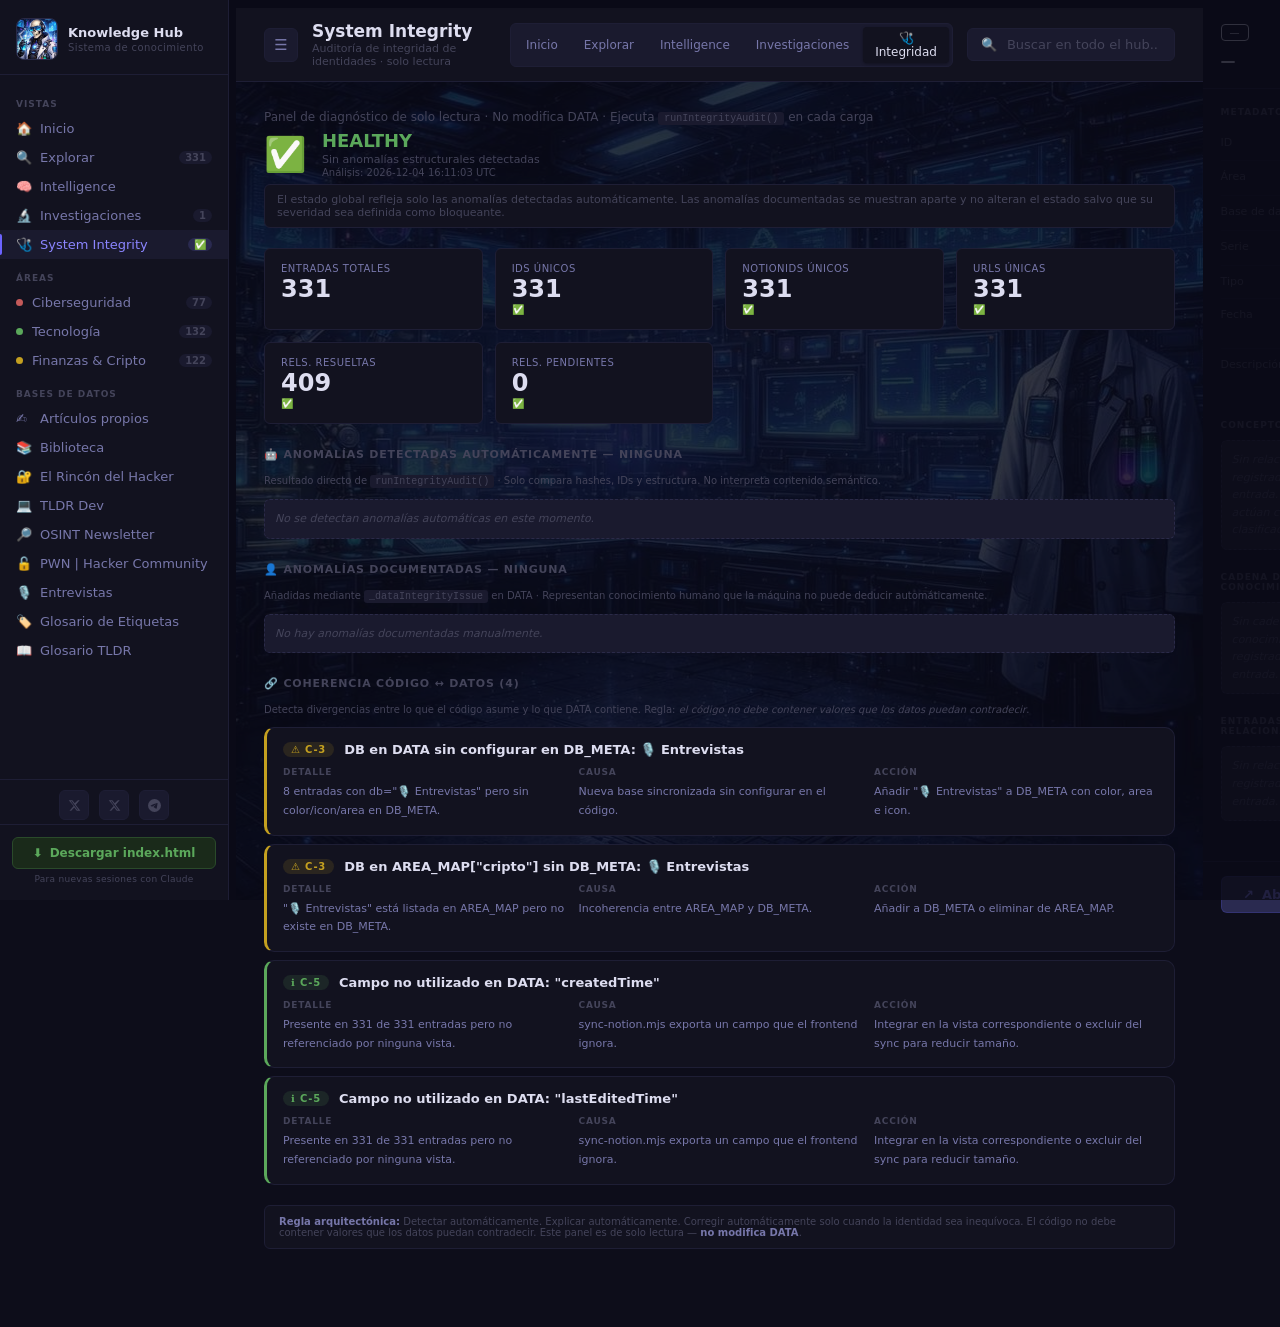
<file: index.html>
<html lang="es"><head>
<meta charset="UTF-8">
<meta name="viewport" content="width=device-width, initial-scale=1.0">
<meta http-equiv="Content-Security-Policy" content="default-src 'self'; script-src 'self'; style-src 'self' 'unsafe-inline'; img-src 'self' data:; connect-src 'self'; object-src 'none'; base-uri 'self'; form-action 'self'; frame-ancestors 'none'">
<title>🧠 Knowledge Hub</title>
<link rel="stylesheet" href="css/tokens.css">
<link rel="stylesheet" href="css/layout.css">
<link rel="stylesheet" href="css/components.css">
<link rel="stylesheet" href="css/views.css">
</head>
<body>

<!-- ═══════════════════════════════════════════
     SIDEBAR
═══════════════════════════════════════════ -->
<aside class="sidebar">
  <div class="sidebar-logo">
    <div class="logo-mark"><img src="[data-uri]" alt="School On-Chain"></div>
    <div class="logo-text">
      <div class="logo-name">Knowledge Hub</div>
      <div class="logo-sub">Sistema de conocimiento</div>
    </div>
  </div>

  <nav class="sidebar-nav">
    <div class="nav-section">Vistas</div>
    <button class="nav-item" id="nav-home" data-action="switch-view" data-view="home">
      <span class="ni">🏠</span> Inicio
    </button>
    <button class="nav-item" id="nav-explore" data-action="switch-view" data-view="explore">
      <span class="ni">🔍</span> Explorar
      <span class="nav-count" id="nc-total">—</span>
    </button>

    <button class="nav-item" id="nav-intelligence" data-action="switch-view" data-view="intelligence">
      <span class="ni">🧠</span> Intelligence
    </button>
    <button class="nav-item" id="nav-investigations" data-action="switch-view" data-view="investigations">
      <span class="ni">🔬</span> Investigaciones
      <span class="nav-count" id="nc-inv">—</span>
    </button>
    <button class="nav-item active" id="nav-integrity" data-action="switch-view" data-view="integrity">
      <span class="ni">🩺</span> System Integrity
      <span class="nav-count" id="nc-integrity">—</span>
    </button>

    <div class="nav-section">Áreas</div>
    <button class="nav-item" data-action="explore-area" data-area="ciber">
      <div class="nav-dot" style="background:var(--ciber)"></div>
      Ciberseguridad
      <span class="nav-count" id="nc-ciber">—</span>
    </button>
    <button class="nav-item" data-action="explore-area" data-area="tech">
      <div class="nav-dot" style="background:var(--tech)"></div>
      Tecnología
      <span class="nav-count" id="nc-tech">—</span>
    </button>
    <button class="nav-item" data-action="explore-area" data-area="cripto">
      <div class="nav-dot" style="background:var(--cripto)"></div>
      Finanzas &amp; Cripto
      <span class="nav-count" id="nc-cripto">—</span>
    </button>

    <div class="nav-section">Bases de datos</div>
    <button class="nav-item" data-action="explore-db" data-db="✍️ Artículos propios">
      <span class="ni">✍️</span> Artículos propios
    </button>
    <button class="nav-item" data-action="explore-db" data-db="📚 Biblioteca">
      <span class="ni">📚</span> Biblioteca
    </button>
    <button class="nav-item" data-action="explore-db" data-db="🔐 El Rincón del Hacker">
      <span class="ni">🔐</span> El Rincón del Hacker
    </button>
    <button class="nav-item" data-action="explore-db" data-db="💻 TLDR Dev">
      <span class="ni">💻</span> TLDR Dev
    </button>
    <button class="nav-item" data-action="explore-db" data-db="🔎 OSINT Newsletter">
      <span class="ni">🔎</span> OSINT Newsletter
    </button>
    <button class="nav-item" data-action="explore-db" data-db="🔓 PWN | Hacker Community">
      <span class="ni">🔓</span> PWN | Hacker Community
    </button>
    <button class="nav-item" data-action="explore-db" data-db="🎙️ Entrevistas">
      <span class="ni">🎙️</span> Entrevistas
    </button>
    <button class="nav-item" data-action="explore-db" data-db="🏷️ Glosario de Etiquetas">
      <span class="ni">🏷️</span> Glosario de Etiquetas
    </button>
    <button class="nav-item" data-action="explore-db" data-db="📖 Glosario TLDR">
      <span class="ni">📖</span> Glosario TLDR
    </button>
  </nav>

  <div class="sidebar-social">
    <a href="https://x.com/School_On_Chain" target="_blank" class="social-link" title="@School_On_Chain"><svg viewBox="0 0 24 24" xmlns="http://www.w3.org/2000/svg"><path d="M18.244 2.25h3.308l-7.227 8.26 8.502 11.24H16.17l-4.714-6.231-5.401 6.231H2.742l7.73-8.835L1.254 2.25H8.08l4.253 5.622L18.244 2.25zm-1.161 17.52h1.833L7.084 4.126H5.117z"/></svg></a>
    <a href="https://x.com/TRX_TRONSCHOOL" target="_blank" class="social-link" title="@TRX_TRONSCHOOL"><svg viewBox="0 0 24 24" xmlns="http://www.w3.org/2000/svg"><path d="M18.244 2.25h3.308l-7.227 8.26 8.502 11.24H16.17l-4.714-6.231-5.401 6.231H2.742l7.73-8.835L1.254 2.25H8.08l4.253 5.622L18.244 2.25zm-1.161 17.52h1.833L7.084 4.126H5.117z"/></svg></a>
    <a href="https://t.me/School_On_Chain_Lab" target="_blank" class="social-link" title="Telegram: School On-Chain Lab"><svg viewBox="0 0 24 24" xmlns="http://www.w3.org/2000/svg"><path d="M11.944 0A12 12 0 0 0 0 12a12 12 0 0 0 12 12 12 12 0 0 0 12-12A12 12 0 0 0 12 0a12 12 0 0 0-.056 0zm4.962 7.224c.1-.002.321.023.465.14a.506.506 0 0 1 .171.325c.016.093.036.306.02.472-.18 1.898-.962 6.502-1.36 8.627-.168.9-.499 1.201-.82 1.23-.696.065-1.225-.46-1.9-.902-1.056-.693-1.653-1.124-2.678-1.8-1.185-.78-.417-1.21.258-1.91.177-.184 3.247-2.977 3.307-3.23.007-.032.014-.15-.056-.212s-.174-.041-.249-.024c-.106.024-1.793 1.14-5.061 3.345-.48.33-.913.49-1.302.48-.428-.008-1.252-.241-1.865-.44-.752-.245-1.349-.374-1.297-.789.027-.216.325-.437.893-.663 3.498-1.524 5.83-2.529 6.998-3.014 3.332-1.386 4.025-1.627 4.476-1.635z"/></svg></a>
  </div>
  <div class="sidebar-dl-wrap">
    <button class="dl-index-btn" id="dl-index">
      <span>⬇</span> Descargar index.html
    </button>
    <div class="dl-index-sub">Para nuevas sesiones con Claude</div>
  </div>
</aside>

<!-- ═══════════════════════════════════════════
     MAIN
═══════════════════════════════════════════ -->
<div class="main" id="main">

  <!-- TOPBAR -->
  <div class="topbar">
    <button class="toggle-sidebar-btn" id="toggle-sidebar-btn" title="Mostrar/ocultar menú">☰</button>
    <button class="home-btn" id="home-btn" data-action="switch-view" data-view="home" title="Volver al inicio" style="display: flex;">🏠</button>
    <div>
      <div class="topbar-title" id="topbar-title">System Integrity</div>
      <div class="topbar-sub" id="topbar-sub">Auditoría de integridad de identidades · solo lectura</div>
    </div>
    <div class="view-toggle">
      <button class="vtbtn" id="vt-home" data-action="switch-view" data-view="home">Inicio</button>
      <button class="vtbtn" id="vt-explore" data-action="switch-view" data-view="explore">Explorar</button>
      <button class="vtbtn" id="vt-intelligence" data-action="switch-view" data-view="intelligence">Intelligence</button>
      <button class="vtbtn" id="vt-investigations" data-action="switch-view" data-view="investigations">Investigaciones</button>
      <button class="vtbtn active" id="vt-integrity" data-action="switch-view" data-view="integrity">🩺 Integridad</button>
    </div>
    <div class="search-wrap">
      <span class="search-icon">🔍</span>
      <input type="text" id="search" placeholder="Buscar en todo el hub..." autocomplete="off" spellcheck="false">
    </div>
  </div>

  <!-- CONTENT -->
  <div class="content">

    <!-- ═══ HOME VIEW ═══ -->
    <div class="view" id="view-home">

      <!-- Hero -->
      <div class="home-hero">
        <div class="hero-eyebrow">🧠 Knowledge Hub</div>
        <h1 class="hero-headline">
          Explora lo que has <em>capturado</em>.<br>
          Conecta lo que has <em>aprendido</em>.
        </h1>
        <p class="hero-sub">
          Tu sistema personal de conocimiento. Fuentes externas, producción propia
          y conocimiento sintetizado en un único espacio navegable.
        </p>
        <div class="hero-stats">
          <div class="hstat">
            <div class="hstat-val" id="h-total">—</div>
            <div class="hstat-lbl">Entradas indexadas</div>
          </div>
          <div class="hstat">
            <div class="hstat-val" id="h-dbs">—</div>
            <div class="hstat-lbl">Bases de datos</div>
          </div>
          <div class="hstat">
            <div class="hstat-val" id="h-art">—</div>
            <div class="hstat-lbl">Artículos propios</div>
          </div>
          <div class="hstat">
            <div class="hstat-val" id="h-glos">—</div>
            <div class="hstat-lbl">Entradas de glosario</div>
          </div>
        </div>
      </div>

      <!-- Three pillars -->
      <div class="s-head">
        <div class="s-head-title">Tres pilares del sistema</div>
      </div>
      <div class="pillars-grid">

        <div class="pillar-card fuentes" id="pillar-fuentes">
          <span class="pillar-arrow">↗</span>
          <div class="pillar-icon">📡</div>
          <div class="pillar-name">Fuentes</div>
          <div class="pillar-desc">
            Información entrante. Newsletters, comunidades y contenido externo
            procesado y estructurado en Notion.
          </div>
          <div class="pillar-meta">
            <span class="pillar-tag">El Rincón del Hacker</span>
            <span class="pillar-tag">TLDR Dev</span>
            <span class="pillar-tag">OSINT Newsletter</span>
            <span class="pillar-tag">PWN</span>
          </div>
        </div>

        <div class="pillar-card produccion" id="pillar-produccion">
          <span class="pillar-arrow">↗</span>
          <div class="pillar-icon">✍️</div>
          <div class="pillar-name">Producción propia</div>
          <div class="pillar-desc">
            Lo que creas a partir de lo que capturas. Artículos, análisis
            on-chain, entrevistas y marcos conceptuales.
          </div>
          <div class="pillar-meta">
            <span class="pillar-tag">65 artículos</span>
            <span class="pillar-tag">8 entrevistas</span>
            <span class="pillar-tag">Análisis on-chain</span>
          </div>
        </div>

        <div class="pillar-card conocimiento" id="pillar-conocimiento">
          <span class="pillar-arrow">↗</span>
          <div class="pillar-icon">🧠</div>
          <div class="pillar-name">Conocimiento</div>
          <div class="pillar-desc">
            Lo que has aprendido y sintetizado. Biblioteca estructurada, glosarios
            y marcos de referencia propios.
          </div>
          <div class="pillar-meta">
            <span class="pillar-tag">Biblioteca</span>
            <span class="pillar-tag">Glosario de Etiquetas</span>
            <span class="pillar-tag">Glosario TLDR</span>
          </div>
        </div>

      </div>

      <!-- Areas -->
      <div class="s-head">
        <div class="s-head-title">Explorar por área</div>
        <span class="s-head-action" data-action="switch-view" data-view="explore">Ver todo →</span>
      </div>
      <div class="areas-grid">
        <div class="area-card" data-action="explore-area" data-area="ciber">
          <div class="area-icon">🔐</div>
          <div class="area-name">Ciberseguridad &amp; OSINT</div>
          <div class="area-desc">Newsletters, OSINT, vulnerabilidades, amenazas y análisis de seguridad.</div>
          <div class="area-footer">
            <span class="area-count" style="color:var(--ciber)" id="a-ciber">— entradas</span>
            <span class="area-dbs" id="a-ciber-dbs">— bases de datos</span>
          </div>
          <div class="area-bar" style="background:var(--ciber);width:100%"></div>
        </div>
        <div class="area-card" data-action="explore-area" data-area="tech">
          <div class="area-icon">💡</div>
          <div class="area-name">Tecnología &amp; Desarrollo</div>
          <div class="area-desc">IA, desarrollo, herramientas, frameworks y tendencias del sector tech.</div>
          <div class="area-footer">
            <span class="area-count" style="color:var(--tech)" id="a-tech">— entradas</span>
            <span class="area-dbs" id="a-tech-dbs">— bases de datos</span>
          </div>
          <div class="area-bar" style="background:var(--tech);width:100%"></div>
        </div>
        <div class="area-card" data-action="explore-area" data-area="cripto">
          <div class="area-icon">🧭</div>
          <div class="area-name">Finanzas &amp; Cripto</div>
          <div class="area-desc">On-chain, DeFi, tokens, análisis de mercado, entrevistas y más.</div>
          <div class="area-footer">
            <span class="area-count" style="color:var(--cripto)" id="a-cripto">— entradas</span>
            <span class="area-dbs" id="a-cripto-dbs">— bases de datos</span>
          </div>
          <div class="area-bar" style="background:var(--cripto);width:100%"></div>
        </div>
      </div>

      <!-- DB mini grid -->
      <div class="s-head">
        <div class="s-head-title">Bases de datos</div>
        <span class="s-head-action" data-action="switch-view" data-view="explore">Explorar →</span>
      </div>
      <div class="db-grid" id="home-db-grid"></div>

      <!-- Last entries preview -->
      <div class="s-head" style="margin-top:8px">
        <div class="s-head-title">Últimas entradas</div>
        <span class="s-head-action" data-action="switch-view" data-view="explore">Ver todas →</span>
      </div>
      <div class="home-recent">
        <div class="home-recent-head">
          <span class="home-recent-title">Índice maestro — vista previa</span>
          <span class="home-recent-more" data-action="switch-view" data-view="explore">Ver índice completo →</span>
        </div>
        <table>
          <thead>
            <tr>
              <th class="th-id">ID</th>
              <th>Título</th>
              <th class="th-db">Base de datos</th>
            </tr>
          </thead>
          <tbody id="home-tbody"></tbody>
        </table>
      </div>

    </div><!-- /view-home -->

    <!-- ═══ EXPLORE VIEW ═══ -->
    <div class="view" id="view-explore">

      <!-- Stats strip -->
      <div class="stat-grid">
        <div class="stat-card">
          <div class="stat-label">Entradas totales</div>
          <div class="stat-value stat-accent" id="exp-total">—</div>
          <div class="stat-sub">En el índice</div>
        </div>
        <div class="stat-card">
          <div class="stat-label">Bases de datos</div>
          <div class="stat-value" id="exp-dbs">—</div>
          <div class="stat-sub">Activas</div>
        </div>
        <div class="stat-card">
          <div class="stat-label">Artículos propios</div>
          <div class="stat-value" id="exp-art">—</div>
          <div class="stat-sub">Publicados</div>
        </div>
        <div class="stat-card">
          <div class="stat-label">Glosario</div>
          <div class="stat-value" id="exp-glos">—</div>
          <div class="stat-sub">GE + GT</div>
        </div>
      </div>

      <!-- Toolbar -->
      <div class="explore-toolbar">
        <span class="filter-label">Área:</span>
        <div class="filter-group" id="area-chips"></div>
        <div class="toolbar-divider"></div>
        <span class="filter-label">Base:</span>
        <div class="filter-group" id="db-chips"></div>
      </div>

      <!-- Layout -->
      <div class="explore-layout">

        <!-- TABLE -->
        <div class="table-wrap">
          <div class="table-meta">
            <span style="font-size:11px;color:var(--text2);font-weight:500">Índice maestro</span>
            <span class="result-count" id="result-count">— entradas</span>
          </div>
          <table>
            <thead>
              <tr>
                <th class="th-id">ID</th>
                <th>Título · Serie</th>
                <th class="th-db">Base de datos</th>
              </tr>
            </thead>
            <tbody id="tbody"></tbody>
          </table>
          <div class="table-foot">
            <span id="table-foot-date">—</span>
            <span id="table-foot-count">—</span>
          </div>
        </div>

        <!-- STATS PANEL -->
        <div class="stats-panel">
          <div class="panel-card">
            <div class="panel-title">Distribución por base de datos</div>
            <div class="donut-wrap">
              <svg class="donut" viewBox="0 0 36 36" id="donut-svg"><circle cx="18" cy="18" r="14" fill="none" stroke="#4f86c6" stroke-width="5" stroke-dasharray="24.22753656581959 63.73705773469462" stroke-dashoffset="0" transform="rotate(-90 18 18)"></circle><circle cx="18" cy="18" r="14" fill="none" stroke="#5ba85b" stroke-width="5" stroke-dasharray="19.009297920873834 68.95529637964037" stroke-dashoffset="-24.22753656581959" transform="rotate(-90 18 18)"></circle><circle cx="18" cy="18" r="14" fill="none" stroke="#c45a5a" stroke-width="5" stroke-dasharray="3.727313317818399 84.23728098269581" stroke-dashoffset="-43.236834486693425" transform="rotate(-90 18 18)"></circle><circle cx="18" cy="18" r="14" fill="none" stroke="#8a6bbf" stroke-width="5" stroke-dasharray="0.37273133178183987 87.59186296873236" stroke-dashoffset="-46.964147804511825" transform="rotate(-90 18 18)"></circle><circle cx="18" cy="18" r="14" fill="none" stroke="#e07b54" stroke-width="5" stroke-dasharray="0.37273133178183987 87.59186296873236" stroke-dashoffset="-47.33687913629366" transform="rotate(-90 18 18)"></circle><circle cx="18" cy="18" r="14" fill="none" stroke="#c4a020" stroke-width="5" stroke-dasharray="15.281984603055434 72.68260969745877" stroke-dashoffset="-47.7096104680755" transform="rotate(-90 18 18)"></circle><circle cx="18" cy="18" r="14" fill="none" stroke="#5bbaba" stroke-width="5" stroke-dasharray="13.045596612364394 74.9189976881498" stroke-dashoffset="-62.99159507113094" transform="rotate(-90 18 18)"></circle><circle cx="18" cy="18" r="14" fill="none" stroke="#a0a05b" stroke-width="5" stroke-dasharray="11.927402617018876 76.03719168349534" stroke-dashoffset="-76.03719168349532" transform="rotate(-90 18 18)"></circle></svg>
              <div class="donut-legend" id="donut-legend"><div class="legend-item"><div class="legend-dot" style="background:#4f86c6"></div>
      <div class="legend-label">Artículos propios</div>
      <div class="legend-val">65</div></div><div class="legend-item"><div class="legend-dot" style="background:#5ba85b"></div>
      <div class="legend-label">TLDR Dev</div>
      <div class="legend-val">51</div></div><div class="legend-item"><div class="legend-dot" style="background:#c45a5a"></div>
      <div class="legend-label">El Rincón</div>
      <div class="legend-val">10</div></div><div class="legend-item"><div class="legend-dot" style="background:#8a6bbf"></div>
      <div class="legend-label">OSINT Newsletter</div>
      <div class="legend-val">1</div></div><div class="legend-item"><div class="legend-dot" style="background:#e07b54"></div>
      <div class="legend-label">PWN |</div>
      <div class="legend-val">1</div></div><div class="legend-item"><div class="legend-dot" style="background:#c4a020"></div>
      <div class="legend-label">Biblioteca</div>
      <div class="legend-val">41</div></div><div class="legend-item"><div class="legend-dot" style="background:#5bbaba"></div>
      <div class="legend-label">Glosario de</div>
      <div class="legend-val">35</div></div><div class="legend-item"><div class="legend-dot" style="background:#a0a05b"></div>
      <div class="legend-label">Glosario TLDR</div>
      <div class="legend-val">32</div></div></div>
            </div>
          </div>
          <div class="panel-card">
            <div class="panel-title">Entradas por DB</div>
            <div id="dist-bars"><div class="dist-item">
      <div class="dist-label">✍️ Artículos propios</div>
      <div class="dist-bar-wrap"><div class="dist-bar" style="background:#4f86c6;width:100%"></div></div>
      <div class="dist-val">65</div></div><div class="dist-item">
      <div class="dist-label">💻 TLDR Dev</div>
      <div class="dist-bar-wrap"><div class="dist-bar" style="background:#5ba85b;width:78%"></div></div>
      <div class="dist-val">51</div></div><div class="dist-item">
      <div class="dist-label">📚 Biblioteca</div>
      <div class="dist-bar-wrap"><div class="dist-bar" style="background:#c4a020;width:63%"></div></div>
      <div class="dist-val">41</div></div><div class="dist-item">
      <div class="dist-label">🏷️ Glosario de Etiquetas</div>
      <div class="dist-bar-wrap"><div class="dist-bar" style="background:#5bbaba;width:54%"></div></div>
      <div class="dist-val">35</div></div><div class="dist-item">
      <div class="dist-label">📖 Glosario TLDR</div>
      <div class="dist-bar-wrap"><div class="dist-bar" style="background:#a0a05b;width:49%"></div></div>
      <div class="dist-val">32</div></div><div class="dist-item">
      <div class="dist-label">🔐 El Rincón del Hacker</div>
      <div class="dist-bar-wrap"><div class="dist-bar" style="background:#c45a5a;width:15%"></div></div>
      <div class="dist-val">10</div></div><div class="dist-item">
      <div class="dist-label">🔎 OSINT Newsletter</div>
      <div class="dist-bar-wrap"><div class="dist-bar" style="background:#8a6bbf;width:2%"></div></div>
      <div class="dist-val">1</div></div><div class="dist-item">
      <div class="dist-label">🔓 PWN | Hacker Community</div>
      <div class="dist-bar-wrap"><div class="dist-bar" style="background:#e07b54;width:2%"></div></div>
      <div class="dist-val">1</div></div></div>
          </div>
        </div>

      </div>
    </div><!-- /view-explore -->

    <!-- ═══ INTELLIGENCE VIEW ═══ -->
    <div class="view" id="view-intelligence">

      <div id="intel-mode-badge-wrap"><div class="intel-mode-badge level-a">🔍 Nivel A — Análisis de señales (etiquetas + frecuencias). Sin relaciones explícitas aún.</div></div>

      <!-- Stat strip dinámico -->
      <div class="stat-grid" id="intel-stat-grid"></div>

      <!-- Tres mini-cards: temas dominantes, áreas sin producción, hubs -->
      <div class="intel-grid-3">
        <div class="intel-mini-card">
          <div class="intel-mini-title">🏷️ Etiquetas más frecuentes</div>
          <div id="intel-top-tags"></div>
        </div>
        <div class="intel-mini-card">
          <div class="intel-mini-title">⚡ Etiquetas transversales (≥2 áreas)</div>
          <div id="intel-cross-tags"></div>
        </div>
        <div class="intel-mini-card">
          <div class="intel-mini-title">🔗 Entradas más conectadas</div>
          <div id="intel-hubs"></div>
        </div>
      </div>

      <!-- Oportunidades detectadas -->
      <div class="intel-section-title">🔥 Oportunidades detectadas <span>— calculadas sobre datos reales</span></div>
      <div id="intel-opportunities"></div>

      <!-- Candidatos a concepto -->
      <div class="intel-section-title" style="margin-top:8px">🧠 Candidatos a concepto <span>— etiquetas con alta presencia transversal</span></div>
      <div class="candidate-grid" id="intel-candidates"></div>

      <!-- Series con potencial de investigación -->
      <div class="intel-section-title">🔬 Series con potencial de investigación <span>— ≥4 artículos propios en la misma serie</span></div>
      <div id="intel-series"></div>

    </div><!-- /view-intelligence -->

    <!-- ═══ INVESTIGATIONS VIEW ═══ -->
    <div class="view" id="view-investigations">

      <div class="inv-toolbar">
        <div>
          <div style="font-size:13px;color:var(--text2);margin-bottom:4px">Procesos activos de comprensión. Cada investigación consume entradas, conceptos y entidades.</div>
        </div>
        <button class="btn-new-inv" data-action="new-investigation">+ Nueva investigación</button>
      </div>

      <!-- Proposal form (oculto por defecto) -->
      <div id="proposal-form-wrap" style="display:none"></div>

      <!-- Grid: lista + detalle -->
      <div class="inv-grid" id="inv-grid-wrap">
        <div class="inv-list" id="inv-list"></div>
        <div id="inv-detail-wrap"><div class="inv-empty"><div class="inv-empty-icon">🔬</div><div class="inv-empty-title">Selecciona una investigación</div><div class="inv-empty-sub">Haz clic en una investigación para ver su detalle, preguntas, hipótesis y fuentes vinculadas.</div></div></div>
      </div>

    </div><!-- /view-investigations -->

    <!-- ═══ SYSTEM INTEGRITY VIEW ═══ -->
    <div class="view active" id="view-integrity">
      <div style="margin-bottom:6px;font-size:12px;color:var(--text3)">
        Panel de diagnóstico de solo lectura · No modifica DATA · Ejecuta
        <code style="background:var(--bg3);padding:1px 6px;border-radius:3px;font-size:10px">runIntegrityAudit()</code>
        en cada carga
      </div>
      <div id="integrity-wrap"></div>
    </div><!-- /view-integrity -->

  </div><!-- /content -->
</div><!-- /main -->

<!-- overlay para cerrar el panel al hacer clic fuera -->
<div class="detail-overlay" id="detail-overlay"></div>

<!-- ═══════════════════════════════════════════
     DETAIL PANEL
═══════════════════════════════════════════ -->
<aside class="detail-panel" id="detail-panel">
  <div class="detail-header">
    <div style="flex:1;min-width:0">
      <div class="detail-db-pill" id="dp-db-pill">—</div>
      <div class="detail-title" id="dp-title">—</div>
    </div>
    <button class="detail-close" data-action="close-detail" title="Cerrar">✕</button>
  </div>

  <div class="detail-body">

    <!-- Metadatos -->
    <div class="detail-section">
      <div class="detail-section-title">Metadatos</div>
      <div class="detail-field">
        <div class="df-label">ID</div>
        <div class="df-value mono highlight" id="dp-id">—</div>
      </div>
      <div class="detail-field">
        <div class="df-label">Área</div>
        <div class="df-value" id="dp-area">—</div>
      </div>
      <div class="detail-field">
        <div class="df-label">Base de datos</div>
        <div class="df-value" id="dp-db">—</div>
      </div>
      <div class="detail-field">
        <div class="df-label">Serie</div>
        <div class="df-value" id="dp-serie">—</div>
      </div>
      <div class="detail-field">
        <div class="df-label">Tipo</div>
        <div class="df-value" id="dp-tipo"><span class="df-empty">—</span></div>
      </div>
      <div class="detail-field">
        <div class="df-label">Fecha</div>
        <div class="df-value" id="dp-fecha"><span class="df-empty">No disponible</span></div>
      </div>
      <div class="detail-field" id="dp-field-lectura" style="display:none">
        <div class="df-label">Lectura</div>
        <div class="df-value" id="dp-lectura"><span class="df-empty">—</span></div>
      </div>
      <div class="detail-field" id="dp-field-gravedad" style="display:none">
        <div class="df-label">Gravedad</div>
        <div class="df-value" id="dp-gravedad"><span class="df-empty">—</span></div>
      </div>
      <div class="detail-field" id="dp-field-fuente" style="display:none">
        <div class="df-label">Fuente</div>
        <div class="df-value" id="dp-fuente"><span class="df-empty">—</span></div>
      </div>
      <div class="detail-field">
        <div class="df-label">Descripción</div>
        <div class="df-value" id="dp-desc"><span class="df-empty">No disponible</span></div>
      </div>
    </div>

    <!-- Etiquetas navegables -->
    <div class="detail-section" id="dp-section-tags" style="display:none">
      <div class="detail-section-title">Etiquetas</div>
      <div id="dp-tags"></div>
    </div>

    <!-- Conceptos y entidades (arquitectura lista, vacía hasta sync) -->
    <div class="detail-section">
      <div class="detail-section-title">Conceptos y entidades</div>
      <div id="dp-concepts-entities">
        <div class="gen-empty">Sin relaciones explícitas registradas para esta entrada. Las etiquetas actúan como señal de clasificación.</div>
      </div>
    </div>

    <!-- Cadena de conocimiento -->
    <div class="detail-section">
      <div class="detail-section-title">Cadena de conocimiento</div>
      <div class="genealogy-chain" id="dp-genealogy">
        <div class="gen-empty">Sin cadena de conocimiento registrada para esta entrada.</div>
      </div>
    </div>

    <!-- Entradas relacionadas -->
    <div class="detail-section">
      <div class="detail-section-title">Entradas relacionadas</div>
      <div class="genealogy-chain" id="dp-related">
        <div class="gen-empty">Sin relaciones registradas para esta entrada.</div>
      </div>
    </div>

  </div>

  <div class="detail-footer">
    <a class="btn-notion" id="dp-notion-link" href="#" target="_blank" rel="noopener noreferrer">
      <span>↗</span> Abrir en Notion
    </a>
  </div>
</aside>

<script type="module" src="js/boot.js"></script>

</body></html>
</file>
<file: css/tokens.css>
/* ─────────────────────────────────────────────
   TOKENS
───────────────────────────────────────────── */
:root {
  --bg:      #0d0d1a;
  --bg2:     #12121f;
  --bg3:     #1a1a2e;
  --bg4:     #1f1f38;
  --border:  #1e1e35;
  --border2: #2a2a48;
  --text:    #ddddf0;
  --text2:   #7777aa;
  --text3:   #44445a;
  --accent:  #6c63ff;
  --accent2: #8b85ff;

  /* área colors */
  --ciber:  #c45a5a;
  --tech:   #5ba85b;
  --cripto: #c4a020;

  /* DB colors */
  --c-art:  #4f86c6;
  --c-tldr: #5ba85b;
  --c-rdh:  #c45a5a;
  --c-osn:  #8a6bbf;
  --c-pwn:  #e07b54;
  --c-bib:  #c4a020;
  --c-ent:  #e07b54;
  --c-ge:   #5bbaba;
  --c-gt:   #a0a05b;

  --sidebar-w: 228px;
  --detail-w:  380px;
  --radius:    10px;
  --radius-sm: 6px;
}

/* ─────────────────────────────────────────────
</file>
<file: css/layout.css>
RESET & BASE
───────────────────────────────────────────── */
*, *::before, *::after { box-sizing: border-box; margin: 0; padding: 0; }
html { scroll-behavior: smooth; }
body {
  background: var(--bg);
  color: var(--text);
  font-family: 'Inter', system-ui, -apple-system, sans-serif;
  font-size: 14px;
  min-height: 100vh;
  display: flex;
  overflow-x: hidden;
}
a { color: inherit; text-decoration: none; }
button { font-family: inherit; cursor: pointer; border: none; background: none; }

/* ─────────────────────────────────────────────
   SIDEBAR
───────────────────────────────────────────── */
.sidebar {
  width: var(--sidebar-w);
  min-height: 100vh;
  background: var(--bg2);
  border-right: 1px solid var(--border);
  position: fixed;
  top: 0; left: 0; bottom: 0;
  display: flex;
  flex-direction: column;
  z-index: 60;
  overflow-y: auto;
  transition: transform 0.22s cubic-bezier(.4,0,.2,1);
}
.sidebar.collapsed {
  transform: translateX(-100%);
}
.main {
  transition: margin-left 0.22s cubic-bezier(.4,0,.2,1), margin-right 0.25s;
}
.main.sidebar-collapsed {
  margin-left: 0;
}
.main::before {
  transition: left 0.22s cubic-bezier(.4,0,.2,1);
}
.main.sidebar-collapsed::before {
  left: 0;
}
.toggle-sidebar-btn {
  width: 34px; height: 34px;
  display: flex; align-items: center; justify-content: center;
  background: var(--bg3);
  border: 1px solid var(--border);
  border-radius: var(--radius-sm);
  color: var(--text2);
  font-size: 15px;
  cursor: pointer;
  flex-shrink: 0;
  transition: all 0.12s;
}
.toggle-sidebar-btn:hover { background: var(--bg4); border-color: var(--border2); color: var(--text); }

/* Overlay que cierra el panel de detalle al hacer clic fuera */
.detail-overlay {
  display: none;
  position: fixed;
  inset: 0;
  z-index: 45;
  background: transparent;
}
.detail-overlay.active { display: block; }

.sidebar-logo {
  padding: 18px 16px 14px;
  border-bottom: 1px solid var(--border);
  display: flex;
  align-items: center;
  gap: 10px;
}
.sidebar-dl-wrap {
  padding: 12px 12px 16px;
  border-top: 1px solid var(--border);
  flex-shrink: 0;
}
.sidebar-social {
  display: flex;
  align-items: center;
  justify-content: center;
  gap: 10px;
  padding: 10px 12px 4px;
  border-top: 1px solid var(--border);
  flex-shrink: 0;
}
.social-link {
  width: 28px; height: 28px;
  display: flex; align-items: center; justify-content: center;
  border-radius: 6px;
  border: 1px solid var(--border);
  background: var(--bg3);
  color: var(--text3);
  transition: all 0.15s;
  text-decoration: none;
  flex-shrink: 0;
}
.social-link:hover {
  border-color: var(--border2);
  background: var(--bg4);
  color: var(--text);
  transform: translateY(-1px);
}
.social-link svg {
  width: 13px; height: 13px;
  fill: currentColor;
  flex-shrink: 0;
}
.dl-index-btn {
  width: 100%;
  display: flex;
  align-items: center;
  justify-content: center;
  gap: 7px;
  padding: 8px 10px;
  background: #1a2a1a;
  border: 1px solid #2a4a2a;
  border-radius: var(--radius-sm);
  color: #5ba85b;
  font-size: 12px;
  font-weight: 600;
  font-family: inherit;
  cursor: pointer;
  transition: all 0.15s;
}
.dl-index-btn:hover { background: #1f341f; border-color: #3a6a3a; }
.dl-index-sub {
  font-size: 9px;
  color: var(--text3);
  text-align: center;
  margin-top: 5px;
  letter-spacing: 0.3px;
}

.logo-mark {
  width: 40px; height: 40px;
  border-radius: 8px;
  overflow: hidden;
  flex-shrink: 0;
  border: 1px solid #2a2a48;
}
.logo-mark img {
  width: 100%; height: 100%;
  object-fit: cover;
  object-position: center top;
}
.logo-text { display: flex; flex-direction: column; }
.logo-name { font-size: 13px; font-weight: 700; color: var(--text); line-height: 1.2; }
.logo-sub  { font-size: 10px; color: var(--text3); letter-spacing: 0.4px; margin-top: 1px; }

.sidebar-nav { padding: 10px 0; flex: 1; }
.nav-section {
  padding: 14px 16px 5px;
  font-size: 9px;
  font-weight: 700;
  text-transform: uppercase;
  letter-spacing: 1px;
  color: var(--text3);
}
.nav-item {
  display: flex;
  align-items: center;
  gap: 9px;
  padding: 7px 16px;
  font-size: 13px;
  color: var(--text2);
  border-radius: 0;
  transition: all 0.12s;
  width: 100%;
  text-align: left;
  position: relative;
}
.nav-item:hover { background: var(--bg3); color: var(--text); }
.nav-item.active {
  background: var(--bg3);
  color: var(--accent2);
}
.nav-item.active::before {
  content: '';
  position: absolute;
  left: 0; top: 4px; bottom: 4px;
  width: 2px;
  background: var(--accent);
  border-radius: 0 2px 2px 0;
}
.ni { width: 15px; font-size: 13px; flex-shrink: 0; }
.nav-count {
  margin-left: auto;
  font-size: 10px;
  background: var(--bg3);
  padding: 1px 6px;
  border-radius: 10px;
  color: var(--text3);
  font-weight: 600;
}
.nav-item.active .nav-count { background: #2a2a50; color: var(--text2); }

.nav-dot {
  width: 7px; height: 7px;
  border-radius: 50%;
  flex-shrink: 0;
}

/* ─────────────────────────────────────────────
   MAIN
───────────────────────────────────────────── */
.main {
  margin-left: var(--sidebar-w);
  flex: 1;
  min-height: 100vh;
  transition: margin-right 0.25s;
  background: url("[data-uri]") center/cover fixed no-repeat;
  position: relative;
}
.main::before {
  content: '';
  position: fixed;
  top: 0;
  left: var(--sidebar-w);
  right: 0;
  bottom: 0;
  background: rgba(10, 10, 22, 0.82);
  pointer-events: none;
  z-index: 0;
}
.content, .topbar {
  position: relative;
  z-index: 1;
}
.main.detail-open { margin-right: var(--detail-w); }

/* ─────────────────────────────────────────────
   TOPBAR
───────────────────────────────────────────── */
.topbar {
  background: var(--bg2);
  border-bottom: 1px solid var(--border);
  padding: 13px 28px;
  display: flex;
  align-items: center;
  gap: 14px;
  position: sticky;
  top: 0;
  z-index: 30;
}
.topbar-title { font-size: 17px; font-weight: 700; color: var(--text); }
.topbar-sub { font-size: 11px; color: var(--text3); margin-top: 1px; }

.home-btn {
  width: 34px; height: 34px;
  display: flex; align-items: center; justify-content: center;
  font-size: 16px;
  background: var(--bg3);
  border: 1px solid var(--border);
  border-radius: var(--radius-sm);
  color: var(--text2);
  cursor: pointer;
  flex-shrink: 0;
  transition: all 0.12s;
}
.home-btn:hover { background: var(--bg4); border-color: var(--border2); color: var(--text); }

.search-wrap {
  margin-left: auto;
  display: flex;
  align-items: center;
  gap: 8px;
  background: var(--bg3);
  border: 1px solid var(--border);
  border-radius: var(--radius-sm);
  padding: 7px 13px;
  width: 280px;
  transition: border-color 0.15s;
}
.search-wrap:focus-within { border-color: var(--accent); }
.search-wrap input {
  background: none; border: none; outline: none;
  color: var(--text); font-size: 13px; font-family: inherit; width: 100%;
}
.search-wrap input::placeholder { color: var(--text3); }
.search-icon { color: var(--text3); font-size: 13px; }

/* view toggle in topbar */
.view-toggle {
  display: flex;
  gap: 2px;
  background: var(--bg3);
  border: 1px solid var(--border);
  border-radius: var(--radius-sm);
  padding: 3px;
}
.vtbtn {
  padding: 4px 12px;
  font-size: 12px;
  color: var(--text2);
  border-radius: 4px;
  transition: all 0.12s;
}
.vtbtn.active { background: var(--bg2); color: var(--text); box-shadow: 0 1px 3px #0005; }
.vtbtn:hover:not(.active) { color: var(--text); }

/* ─────────────────────────────────────────────
   CONTENT AREA — VIEWS
───────────────────────────────────────────── */
.content { padding: 28px 28px 80px; }

.view { display: none; }
.view.active { display: block; }

/* ─────────────────────────────────────────────
   RESPONSIVE
───────────────────────────────────────────── */
@media (max-width: 1100px) {
  .explore-layout { grid-template-columns: 1fr; }
  .stats-panel { display: none; }
  .intel-grid-3 { grid-template-columns: 1fr 1fr; }
  .inv-grid { grid-template-columns: 1fr; }
}
@media (max-width: 900px) {
  .sidebar { display: none; }
  .main    { margin-left: 0; }
  .pillars-grid { grid-template-columns: 1fr; }
  .areas-grid   { grid-template-columns: 1fr; }
  .db-grid      { grid-template-columns: repeat(2, 1fr); }
  .stat-grid    { grid-template-columns: repeat(2, 1fr); }
  .detail-panel { width: 100%; }
  .main.detail-open { margin-right: 0; }
  .home-hero    { padding: 22px 18px; }
  .hero-headline { font-size: 20px; }
}
@media (max-width: 600px) {
  .content { padding: 16px 14px 60px; }
  .topbar  { padding: 11px 14px; }
  .search-wrap { width: 160px; }
  .view-toggle { display: none; }
  .db-grid { grid-template-columns: repeat(2, 1fr); }
}
</file>
<file: css/components.css>
── DETAIL PANEL (drawer) ──
───────────────────────────────────────────── */
.detail-panel {
  position: fixed;
  top: 0; right: 0; bottom: 0;
  width: var(--detail-w);
  background: var(--bg2);
  border-left: 1px solid var(--border);
  z-index: 55;
  display: flex;
  flex-direction: column;
  transform: translateX(100%);
  transition: transform 0.22s cubic-bezier(.4,0,.2,1);
  overflow: hidden;
}
.detail-panel.open { transform: translateX(0); }

.detail-header {
  padding: 16px 18px;
  border-bottom: 1px solid var(--border);
  display: flex;
  align-items: flex-start;
  gap: 10px;
  flex-shrink: 0;
}
.detail-close {
  margin-left: auto;
  color: var(--text3);
  font-size: 18px;
  padding: 2px 6px;
  border-radius: 4px;
  transition: all 0.12s;
  flex-shrink: 0;
  margin-top: -1px;
}
.detail-close:hover { background: var(--bg3); color: var(--text); }

.detail-db-pill {
  display: inline-flex;
  align-items: center;
  gap: 5px;
  border: 1px solid;
  border-radius: 4px;
  padding: 2px 8px;
  font-size: 10px;
  font-weight: 500;
  margin-bottom: 10px;
}
.detail-title {
  font-size: 15px;
  font-weight: 700;
  color: var(--text);
  line-height: 1.4;
}

.detail-body {
  flex: 1;
  overflow-y: auto;
  padding: 18px;
}
.detail-section { margin-bottom: 22px; }
.detail-section-title {
  font-size: 9px;
  font-weight: 700;
  text-transform: uppercase;
  letter-spacing: 1px;
  color: var(--text3);
  margin-bottom: 10px;
}
.detail-field {
  display: flex;
  align-items: flex-start;
  gap: 8px;
  padding: 8px 0;
  border-bottom: 1px solid #131325;
}
.detail-field:last-child { border-bottom: none; }
.df-label {
  width: 90px;
  flex-shrink: 0;
  font-size: 11px;
  color: var(--text3);
  padding-top: 1px;
}
.df-value {
  font-size: 12px;
  color: var(--text2);
  line-height: 1.5;
}
.df-value.highlight { color: var(--text); font-weight: 500; }
.df-value.mono {
  font-family: 'SF Mono', 'Fira Code', monospace;
  font-size: 11px;
}
.df-empty { color: var(--text3); font-style: italic; font-size: 11px; }

.area-badge {
  display: inline-flex;
  align-items: center;
  gap: 5px;
  padding: 2px 8px;
  border: 1px solid;
  border-radius: 10px;
  font-size: 10px;
  font-weight: 500;
}

/* Genealogy chain (preparado, vacío por ahora) */
.genealogy-chain { display: flex; flex-direction: column; gap: 8px; }
.gen-node {
  display: flex;
  align-items: center;
  gap: 8px;
  padding: 8px 10px;
  background: var(--bg3);
  border-radius: var(--radius-sm);
  font-size: 11px;
  color: var(--text2);
}
.gen-arrow { color: var(--text3); font-size: 11px; margin-left: 18px; }
.gen-empty {
  font-size: 11px;
  color: var(--text3);
  font-style: italic;
  padding: 10px;
  background: var(--bg3);
  border-radius: var(--radius-sm);
  border: 1px dashed var(--border2);
  line-height: 1.6;
}

.detail-footer {
  padding: 14px 18px;
  border-top: 1px solid var(--border);
  flex-shrink: 0;
}
.btn-notion {
  display: flex;
  align-items: center;
  justify-content: center;
  gap: 8px;
  width: 100%;
  padding: 10px;
  background: #2a2a50;
  border: 1px solid #4444aa60;
  border-radius: var(--radius-sm);
  color: var(--accent2);
  font-size: 13px;
  font-weight: 600;
  cursor: pointer;
  transition: all 0.15s;
  text-decoration: none;
}
.btn-notion:hover {
  background: #32325c;
  border-color: var(--accent);
}

/* ─────────────────────────────────────────────
   STAT CARDS (reutilizables)
───────────────────────────────────────────── */
.stat-grid { display: grid; grid-template-columns: repeat(4, 1fr); gap: 12px; margin-bottom: 28px; }
.stat-card {
  background: var(--bg2);
  border: 1px solid var(--border);
  border-radius: var(--radius-sm);
  padding: 14px 16px;
  display: flex;
  flex-direction: column;
  gap: 3px;
}
.stat-label { font-size: 10px; color: var(--text2); text-transform: uppercase; letter-spacing: 0.5px; }
.stat-value { font-size: 24px; font-weight: 800; color: var(--text); line-height: 1; }
.stat-sub   { font-size: 10px; color: var(--text3); }
.stat-accent { color: var(--accent2); }

/* ─────────────────────────────────────────────
   EMPTY & LOADING STATES
───────────────────────────────────────────── */
.placeholder-badge {
  display: inline-block;
  padding: 1px 7px;
  border: 1px dashed var(--border2);
  border-radius: 4px;
  font-size: 10px;
  color: var(--text3);
}

/* ─────────────────────────────────────────────
   ── MEJORAS PANEL DE DETALLE ──
───────────────────────────────────────────── */
.dp-tag-chip {
  display: inline-flex;
  align-items: center;
  gap: 4px;
  padding: 2px 8px;
  background: var(--bg3);
  border: 1px solid var(--border2);
  border-radius: 10px;
  font-size: 10px;
  color: var(--text2);
  cursor: pointer;
  transition: all 0.12s;
  margin: 2px;
}
.dp-tag-chip:hover { border-color: var(--accent); color: var(--accent2); }

.rel-badge {
  font-size: 9px;
  padding: 1px 5px;
  border-radius: 3px;
  background: var(--bg4);
  color: var(--text3);
  font-weight: 600;
  font-family: monospace;
  margin-right: 4px;
}
.rel-badge.about      { background: #1a1a3a; color: var(--accent2); }
.rel-badge.mentions   { background: #1a2a1a; color: #5ba85b; }
.rel-badge.analyzes   { background: #2a2010; color: #c4a020; }
.rel-badge.derived    { background: #1a0f0f; color: #c45a5a; }

/* Detalle expandido de oportunidad */
.opp-entries-panel {
  border-top: 1px solid var(--border);
  padding: 12px 16px;
  background: var(--bg3);
}
.opp-entries-header {
  display: flex;
  align-items: center;
  justify-content: space-between;
  margin-bottom: 10px;
}
.opp-entries-title {
  font-size: 9px;
  font-weight: 700;
  text-transform: uppercase;
  letter-spacing: 0.8px;
  color: var(--text3);
}
.opp-entries-rule {
  font-size: 9px;
  color: var(--text3);
  font-family: monospace;
}
.opp-entry-row {
  display: flex;
  align-items: center;
  gap: 8px;
  padding: 7px 0;
  border-bottom: 1px solid #131325;
  cursor: pointer;
  font-size: 11px;
  transition: background 0.1s;
}
.opp-entry-row:last-child { border-bottom: none; }
.opp-entry-row:hover .opp-entry-title { color: var(--accent2); }
.opp-entry-id {
  font-family: monospace;
  font-size: 10px;
  min-width: 60px;
  flex-shrink: 0;
}
.opp-entry-title { color: var(--text2); flex: 1; }
.opp-entry-db {
  font-size: 10px;
  color: var(--text3);
  flex-shrink: 0;
}
.opp-btn-toggle-active {
  background: var(--bg2) !important;
  border-color: var(--accent) !important;
  color: var(--accent2) !important;
}

/* ─────────────────────────────────────────────
</file>
<file: css/views.css>
── HOME VIEW ──
───────────────────────────────────────────── */

/* Hero */
.home-hero {
  margin-bottom: 36px;
  padding: 36px 36px 32px;
  background: url("[data-uri]") center/cover no-repeat;
  border: 1px solid #2a2a50;
  border-radius: 14px;
  position: relative;
  overflow: hidden;
}
.home-hero::after {
  content: '';
  position: absolute;
  inset: 0;
  background: linear-gradient(135deg, rgba(13,13,26,0.82) 0%, rgba(15,15,36,0.72) 100%);
  border-radius: 14px;
  pointer-events: none;
  z-index: 0;
}
.home-hero > * { position: relative; z-index: 1; }
.home-hero::before {
  content: '';
  position: absolute;
  top: -60px; right: -60px;
  width: 300px; height: 300px;
  background: radial-gradient(circle, #6c63ff18 0%, transparent 70%);
  pointer-events: none;
}
.hero-eyebrow {
  font-size: 10px;
  font-weight: 700;
  text-transform: uppercase;
  letter-spacing: 1.5px;
  color: var(--accent);
  margin-bottom: 14px;
}
.hero-headline {
  font-size: 28px;
  font-weight: 800;
  color: var(--text);
  line-height: 1.15;
  margin-bottom: 10px;
  letter-spacing: -0.5px;
}
.hero-headline em { font-style: normal; color: var(--accent2); }
.hero-sub {
  font-size: 14px;
  color: var(--text2);
  line-height: 1.7;
  max-width: 520px;
  margin-bottom: 28px;
}
.hero-stats {
  display: flex;
  gap: 32px;
  flex-wrap: wrap;
}
.hstat { display: flex; flex-direction: column; gap: 2px; }
.hstat-val { font-size: 22px; font-weight: 700; color: var(--text); line-height: 1; }
.hstat-lbl { font-size: 11px; color: var(--text3); }

/* Three pillars */
.pillars-grid {
  display: grid;
  grid-template-columns: repeat(3, 1fr);
  gap: 16px;
  margin-bottom: 36px;
}
.pillar-card {
  background: var(--bg2);
  border: 1px solid var(--border);
  border-radius: var(--radius);
  padding: 22px 20px;
  cursor: pointer;
  transition: all 0.15s;
  position: relative;
  overflow: hidden;
}
.pillar-card:hover {
  border-color: var(--border2);
  background: var(--bg3);
  transform: translateY(-1px);
}
.pillar-card::after {
  content: '';
  position: absolute;
  bottom: 0; left: 0; right: 0;
  height: 2px;
}
.pillar-card.fuentes::after     { background: linear-gradient(90deg, var(--ciber), var(--tech)); }
.pillar-card.produccion::after  { background: linear-gradient(90deg, var(--c-art), #6fa8dc); }
.pillar-card.conocimiento::after { background: linear-gradient(90deg, var(--accent), #a78bfa); }
.pillar-icon { font-size: 26px; margin-bottom: 12px; }
.pillar-name {
  font-size: 15px;
  font-weight: 700;
  color: var(--text);
  margin-bottom: 6px;
}
.pillar-desc {
  font-size: 12px;
  color: var(--text2);
  line-height: 1.6;
  margin-bottom: 14px;
}
.pillar-meta {
  display: flex;
  gap: 8px;
  flex-wrap: wrap;
}
.pillar-tag {
  font-size: 10px;
  padding: 2px 7px;
  border: 1px solid var(--border2);
  border-radius: 10px;
  color: var(--text3);
}
.pillar-arrow {
  position: absolute;
  top: 20px; right: 18px;
  font-size: 14px;
  color: var(--text3);
  transition: transform 0.15s, color 0.15s;
}
.pillar-card:hover .pillar-arrow { color: var(--text2); transform: translate(2px, -2px); }

/* Section header */
.s-head {
  display: flex;
  align-items: center;
  justify-content: space-between;
  margin-bottom: 14px;
  margin-top: 8px;
}
.s-head-title {
  font-size: 11px;
  font-weight: 700;
  text-transform: uppercase;
  letter-spacing: 0.8px;
  color: var(--text3);
}
.s-head-action {
  font-size: 11px;
  color: var(--text2);
  cursor: pointer;
  padding: 3px 8px;
  border-radius: 4px;
  transition: all 0.12s;
}
.s-head-action:hover { background: var(--bg3); color: var(--text); }

/* Area cards */
.areas-grid {
  display: grid;
  grid-template-columns: repeat(3, 1fr);
  gap: 14px;
  margin-bottom: 36px;
}
.area-card {
  background: var(--bg2);
  border: 1px solid var(--border);
  border-radius: var(--radius);
  padding: 18px;
  cursor: pointer;
  transition: all 0.15s;
  position: relative;
}
.area-card:hover { border-color: var(--border2); background: var(--bg3); }
.area-icon { font-size: 24px; margin-bottom: 10px; }
.area-name { font-size: 14px; font-weight: 700; color: var(--text); margin-bottom: 4px; }
.area-desc { font-size: 12px; color: var(--text2); line-height: 1.5; margin-bottom: 12px; }
.area-footer {
  display: flex;
  align-items: center;
  justify-content: space-between;
  font-size: 12px;
}
.area-count { font-weight: 600; }
.area-dbs { font-size: 10px; color: var(--text3); }
.area-bar { height: 2px; border-radius: 2px; margin-top: 12px; }

/* DB mini-grid */
.db-grid {
  display: grid;
  grid-template-columns: repeat(4, 1fr);
  gap: 10px;
  margin-bottom: 36px;
}
.db-mini {
  background: var(--bg2);
  border: 1px solid var(--border);
  border-radius: var(--radius-sm);
  padding: 12px 14px;
  cursor: pointer;
  transition: all 0.15s;
}
.db-mini:hover { border-color: var(--border2); background: var(--bg3); }
.db-mini.active { border-color: #4444aa80; background: #16163a; }
.db-mini-icon { font-size: 18px; margin-bottom: 6px; }
.db-mini-name { font-size: 11px; font-weight: 600; color: var(--text); line-height: 1.3; margin-bottom: 3px; }
.db-mini-count { font-size: 10px; color: var(--text3); }
.db-mini-bar { height: 2px; border-radius: 2px; margin-top: 8px; }

/* Recent — latest table preview on home */
.home-recent {
  background: var(--bg2);
  border: 1px solid var(--border);
  border-radius: var(--radius);
  overflow: hidden;
  margin-bottom: 24px;
}
.home-recent-head {
  padding: 14px 18px;
  border-bottom: 1px solid var(--border);
  display: flex;
  align-items: center;
  gap: 10px;
}
.home-recent-title { font-size: 12px; font-weight: 600; color: var(--text2); }
.home-recent-more {
  margin-left: auto;
  font-size: 11px;
  color: var(--text3);
  cursor: pointer;
  padding: 2px 8px;
  border-radius: 4px;
  transition: all 0.12s;
}
.home-recent-more:hover { background: var(--bg3); color: var(--text); }

/* ─────────────────────────────────────────────
   ── EXPLORE VIEW ──
───────────────────────────────────────────── */
.explore-toolbar {
  display: flex;
  align-items: center;
  gap: 10px;
  margin-bottom: 20px;
  flex-wrap: wrap;
}
.filter-group {
  display: flex;
  align-items: center;
  gap: 6px;
  flex-wrap: wrap;
}
.filter-label {
  font-size: 10px;
  font-weight: 600;
  text-transform: uppercase;
  letter-spacing: 0.7px;
  color: var(--text3);
  margin-right: 2px;
}
.fchip {
  background: transparent;
  border: 1px solid var(--border);
  border-radius: 20px;
  color: var(--text3);
  padding: 4px 11px;
  font-size: 11px;
  cursor: pointer;
  font-family: inherit;
  transition: all 0.12s;
  display: flex;
  align-items: center;
  gap: 4px;
  white-space: nowrap;
}
.fchip:hover { background: var(--bg3); color: var(--text); border-color: var(--border2); }
.fchip.active {
  background: var(--bg3);
  border-color: #5555bb;
  color: var(--text);
  font-weight: 500;
}

.toolbar-divider {
  width: 1px;
  height: 20px;
  background: var(--border);
  margin: 0 4px;
}

.explore-layout { display: grid; grid-template-columns: 1fr 260px; gap: 20px; }

/* TABLE */
.table-wrap {
  background: var(--bg2);
  border: 1px solid var(--border);
  border-radius: var(--radius);
  overflow: hidden;
}
.table-meta {
  padding: 12px 16px;
  border-bottom: 1px solid var(--border);
  display: flex;
  align-items: center;
  gap: 8px;
}
.result-count { font-size: 11px; color: var(--text3); margin-left: auto; }

table { width: 100%; border-collapse: collapse; }
th {
  text-align: left;
  padding: 8px 14px;
  font-size: 9px;
  font-weight: 700;
  text-transform: uppercase;
  letter-spacing: 0.8px;
  color: var(--text3);
  border-bottom: 1px solid var(--border);
}
.th-id  { width: 90px; }
.th-db  { width: 170px; }

tr.data-row { border-bottom: 1px solid #0d0d1e; transition: background 0.08s; }
tr.data-row:last-child { border-bottom: none; }
tr.data-row:hover { background: var(--bg3); }
tr.data-row.selected { background: #16163a; }
td { padding: 9px 14px; vertical-align: middle; }

.id-badge {
  font-family: 'SF Mono', 'Fira Code', monospace;
  font-size: 10px;
  font-weight: 700;
  border: 1px solid;
  border-radius: 4px;
  padding: 2px 6px;
  display: inline-block;
  letter-spacing: 0.3px;
}
.row-title {
  font-size: 13px;
  color: var(--text);
  display: block;
  line-height: 1.4;
  cursor: pointer;
}
.row-title:hover { color: var(--accent2); }
.row-serie { display: block; font-size: 10px; color: var(--text3); margin-top: 2px; }
.db-pill {
  border: 1px solid;
  border-radius: 4px;
  padding: 2px 7px;
  font-size: 10px;
  font-weight: 500;
  display: inline-flex;
  align-items: center;
  gap: 4px;
  white-space: nowrap;
}
.empty-row { text-align: center; padding: 56px; color: var(--text3); font-size: 13px; }

.table-foot {
  padding: 10px 16px;
  border-top: 1px solid var(--border);
  font-size: 10px;
  color: var(--text3);
  display: flex;
  justify-content: space-between;
}

/* SIDE STATS PANEL */
.stats-panel { display: flex; flex-direction: column; gap: 14px; }
.panel-card {
  background: var(--bg2);
  border: 1px solid var(--border);
  border-radius: var(--radius);
  padding: 16px;
}
.panel-title {
  font-size: 10px;
  font-weight: 700;
  text-transform: uppercase;
  letter-spacing: 0.7px;
  color: var(--text3);
  margin-bottom: 14px;
}

/* Donut */
.donut-wrap { display: flex; flex-direction: column; align-items: center; gap: 14px; }
svg.donut   { width: 100px; height: 100px; }
.donut-legend { width: 100%; display: flex; flex-direction: column; gap: 7px; }
.legend-item  { display: flex; align-items: center; gap: 8px; font-size: 11px; cursor: pointer; }
.legend-item:hover .legend-label { color: var(--text); }
.legend-dot   { width: 7px; height: 7px; border-radius: 50%; flex-shrink: 0; }
.legend-label { color: var(--text2); flex: 1; font-size: 10px; }
.legend-val   { color: var(--text3); font-size: 10px; font-weight: 600; }

/* Dist bars */
.dist-item { display: flex; align-items: center; gap: 8px; margin-bottom: 9px; font-size: 10px; }
.dist-label { color: var(--text2); width: 130px; overflow: hidden; text-overflow: ellipsis; white-space: nowrap; }
.dist-bar-wrap { flex: 1; height: 3px; background: var(--bg3); border-radius: 2px; }
.dist-bar      { height: 3px; border-radius: 2px; transition: width 0.3s; }
.dist-val      { color: var(--text3); min-width: 20px; text-align: right; font-weight: 600; }

/* ─────────────────────────────────────────────
   ── INTELLIGENCE VIEW ──
───────────────────────────────────────────── */
.intel-mode-badge {
  display: inline-flex;
  align-items: center;
  gap: 6px;
  padding: 3px 10px;
  border: 1px solid var(--border2);
  border-radius: 20px;
  font-size: 10px;
  color: var(--text3);
  margin-bottom: 24px;
}
.intel-mode-badge.level-a { border-color: #5ba85b44; color: #5ba85b; background: #5ba85b10; }
.intel-mode-badge.level-b { border-color: #6c63ff44; color: var(--accent2); background: #6c63ff10; }

.intel-grid-3 {
  display: grid;
  grid-template-columns: repeat(3, 1fr);
  gap: 14px;
  margin-bottom: 28px;
}
.intel-mini-card {
  background: var(--bg2);
  border: 1px solid var(--border);
  border-radius: var(--radius);
  padding: 16px;
}
.intel-mini-title {
  font-size: 9px;
  font-weight: 700;
  text-transform: uppercase;
  letter-spacing: 1px;
  color: var(--text3);
  margin-bottom: 12px;
}
.intel-tag-row {
  display: flex;
  align-items: center;
  justify-content: space-between;
  padding: 5px 0;
  border-bottom: 1px solid #131325;
  font-size: 11px;
  cursor: pointer;
}
.intel-tag-row:last-child { border-bottom: none; }
.intel-tag-row:hover { color: var(--text); }
.intel-tag-name { color: var(--text2); }
.intel-tag-count {
  font-weight: 700;
  color: var(--text3);
  font-size: 10px;
}
.intel-tag-bar-wrap { flex: 1; height: 2px; background: var(--bg3); border-radius: 2px; margin: 0 8px; }
.intel-tag-bar      { height: 2px; border-radius: 2px; background: var(--accent); }

.intel-hub-row {
  display: flex;
  align-items: center;
  gap: 8px;
  padding: 7px 0;
  border-bottom: 1px solid #131325;
  cursor: pointer;
  font-size: 11px;
}
.intel-hub-row:last-child { border-bottom: none; }
.intel-hub-row:hover .intel-hub-title { color: var(--accent2); }
.intel-hub-id { font-family: monospace; font-size: 10px; color: var(--text3); min-width: 60px; }
.intel-hub-title { color: var(--text2); flex: 1; }
.intel-hub-score {
  background: var(--bg3);
  border-radius: 10px;
  padding: 1px 7px;
  font-size: 10px;
  color: var(--text3);
  font-weight: 600;
}

/* Opportunity cards */
.intel-section-title {
  font-size: 11px;
  font-weight: 700;
  text-transform: uppercase;
  letter-spacing: 0.8px;
  color: var(--text3);
  margin-bottom: 14px;
  margin-top: 4px;
  display: flex;
  align-items: center;
  gap: 8px;
}
.intel-section-title span { color: var(--text3); }

.opp-card {
  background: var(--bg2);
  border: 1px solid var(--border);
  border-radius: var(--radius);
  margin-bottom: 12px;
  overflow: hidden;
  transition: border-color 0.15s;
}
.opp-card:hover { border-color: var(--border2); }
.opp-card.high   { border-left: 3px solid #e07b54; }
.opp-card.medium { border-left: 3px solid #c4a020; }
.opp-card.low    { border-left: 3px solid #5ba85b; }

.opp-header {
  padding: 14px 16px 10px;
  display: flex;
  align-items: flex-start;
  gap: 10px;
}
.opp-signal {
  font-size: 10px;
  font-weight: 700;
  text-transform: uppercase;
  letter-spacing: 0.8px;
  padding: 2px 8px;
  border-radius: 10px;
  flex-shrink: 0;
}
.opp-signal.high   { background: #e07b5422; color: #e07b54; }
.opp-signal.medium { background: #c4a02022; color: #c4a020; }
.opp-signal.low    { background: #5ba85b22; color: #5ba85b; }

.opp-title { font-size: 13px; font-weight: 600; color: var(--text); flex: 1; }

.opp-body { padding: 0 16px 14px; display: grid; grid-template-columns: 1fr 1fr 1fr; gap: 12px; }

.opp-block-label {
  font-size: 9px;
  font-weight: 700;
  text-transform: uppercase;
  letter-spacing: 0.8px;
  color: var(--text3);
  margin-bottom: 6px;
}
.opp-block-content { font-size: 11px; color: var(--text2); line-height: 1.7; }
.opp-block-content strong { color: var(--text); }

.opp-dist-row {
  display: flex;
  align-items: center;
  gap: 6px;
  margin-bottom: 4px;
  font-size: 10px;
}
.opp-dist-label { color: var(--text3); min-width: 80px; overflow: hidden; text-overflow: ellipsis; white-space: nowrap; }
.opp-dist-val { color: var(--text2); font-weight: 600; min-width: 18px; text-align: right; }
.opp-dist-dot { width: 6px; height: 6px; border-radius: 50%; flex-shrink: 0; }
.opp-dist-val.zero { color: var(--text3); font-style: italic; }

.opp-footer {
  padding: 10px 16px;
  border-top: 1px solid var(--border);
  display: flex;
  align-items: center;
  justify-content: space-between;
  gap: 10px;
}
.opp-evidence {
  font-size: 9px;
  color: var(--text3);
  font-family: monospace;
  letter-spacing: 0.3px;
}
.opp-actions { display: flex; gap: 6px; }
.opp-btn {
  padding: 4px 10px;
  font-size: 11px;
  border-radius: var(--radius-sm);
  cursor: pointer;
  font-family: inherit;
  transition: all 0.12s;
}
.opp-btn-primary {
  background: #1a1a3a;
  border: 1px solid #3333aa66;
  color: var(--accent2);
}
.opp-btn-primary:hover { background: #22224a; border-color: var(--accent); }
.opp-btn-secondary {
  background: transparent;
  border: 1px solid var(--border);
  color: var(--text3);
}
.opp-btn-secondary:hover { background: var(--bg3); color: var(--text2); }

/* Candidatos */
.candidate-grid {
  display: grid;
  grid-template-columns: repeat(2, 1fr);
  gap: 10px;
  margin-bottom: 28px;
}
.candidate-card {
  background: var(--bg2);
  border: 1px solid var(--border);
  border-radius: var(--radius-sm);
  padding: 12px 14px;
  display: flex;
  align-items: center;
  gap: 10px;
}
.cand-tag { font-size: 12px; font-weight: 600; color: var(--text); flex: 1; }
.cand-meta { font-size: 10px; color: var(--text3); }
.cand-areas { display: flex; gap: 4px; margin-top: 3px; flex-wrap: wrap; }
.cand-area-dot {
  width: 6px; height: 6px; border-radius: 50%;
  display: inline-block;
}

/* Series */
.series-card {
  background: var(--bg2);
  border: 1px solid var(--border);
  border-radius: var(--radius-sm);
  padding: 12px 14px;
  display: flex;
  align-items: center;
  gap: 12px;
  margin-bottom: 8px;
  cursor: pointer;
  transition: border-color 0.12s;
}
.series-card:hover { border-color: var(--border2); }
.series-name { font-size: 12px; color: var(--text); flex: 1; }
.series-count {
  font-size: 10px;
  color: var(--text3);
  background: var(--bg3);
  padding: 2px 8px;
  border-radius: 10px;
  font-weight: 600;
}
.series-action { font-size: 11px; color: var(--accent2); }

/* ─────────────────────────────────────────────
   ── INVESTIGATIONS VIEW ──
───────────────────────────────────────────── */
.inv-toolbar {
  display: flex;
  align-items: center;
  justify-content: space-between;
  margin-bottom: 24px;
}
.btn-new-inv {
  display: flex;
  align-items: center;
  gap: 7px;
  padding: 8px 14px;
  background: #1a1a3a;
  border: 1px solid #3333aa66;
  border-radius: var(--radius-sm);
  color: var(--accent2);
  font-size: 12px;
  font-weight: 600;
  font-family: inherit;
  cursor: pointer;
  transition: all 0.12s;
}
.btn-new-inv:hover { background: #22224a; border-color: var(--accent); }

.inv-grid {
  display: grid;
  grid-template-columns: 340px 1fr;
  gap: 20px;
  align-items: start;
}

.inv-list { display: flex; flex-direction: column; gap: 10px; }

.inv-card {
  background: var(--bg2);
  border: 1px solid var(--border);
  border-radius: var(--radius);
  padding: 16px;
  cursor: pointer;
  transition: all 0.15s;
  position: relative;
}
.inv-card:hover { border-color: var(--border2); background: var(--bg3); }
.inv-card.selected { border-color: var(--accent); background: #16163a; }
.inv-card.is-demo { border-style: dashed; }

.inv-card-head {
  display: flex;
  align-items: flex-start;
  justify-content: space-between;
  margin-bottom: 8px;
  gap: 8px;
}
.inv-card-id { font-size: 10px; color: var(--text3); font-family: monospace; }
.inv-status-badge {
  font-size: 9px;
  font-weight: 700;
  text-transform: uppercase;
  letter-spacing: 0.5px;
  padding: 2px 7px;
  border-radius: 10px;
  flex-shrink: 0;
}
.inv-status-badge.draft     { background: #333350; color: #8888cc; }
.inv-status-badge.active    { background: #1a3a1a; color: #5ba85b; }
.inv-status-badge.paused    { background: #3a2a10; color: #c4a020; }
.inv-status-badge.concluded { background: #1a2a3a; color: #4f86c6; }
.inv-status-badge.archived  { background: #1a1a1a; color: #444460; }
.inv-status-badge.demo      { background: #2a1a3a; color: #8a6bbf; }
.inv-status-badge.proposal  { background: #2a1a20; color: #e07b54; }

.inv-card-title { font-size: 13px; font-weight: 600; color: var(--text); margin-bottom: 6px; line-height: 1.4; }
.inv-card-question { font-size: 11px; color: var(--text3); line-height: 1.5; margin-bottom: 10px; font-style: italic; }
.inv-card-meta {
  display: flex;
  gap: 10px;
  flex-wrap: wrap;
  font-size: 10px;
  color: var(--text3);
}
.inv-meta-item { display: flex; align-items: center; gap: 4px; }

.demo-banner {
  display: inline-flex;
  align-items: center;
  gap: 5px;
  padding: 2px 8px;
  background: #2a1a3a;
  border: 1px solid #8a6bbf44;
  border-radius: 4px;
  font-size: 9px;
  font-weight: 700;
  text-transform: uppercase;
  letter-spacing: 0.5px;
  color: #8a6bbf;
  margin-bottom: 12px;
}

/* Investigation detail panel */
.inv-detail {
  background: var(--bg2);
  border: 1px solid var(--border);
  border-radius: var(--radius);
  overflow: hidden;
}
.inv-detail-header {
  padding: 18px 20px;
  border-bottom: 1px solid var(--border);
}
.inv-detail-body { padding: 20px; }

.inv-section { margin-bottom: 22px; }
.inv-section-title {
  font-size: 9px;
  font-weight: 700;
  text-transform: uppercase;
  letter-spacing: 1px;
  color: var(--text3);
  margin-bottom: 10px;
  display: flex;
  align-items: center;
  gap: 6px;
}
.inv-section-empty {
  font-size: 11px;
  color: var(--text3);
  font-style: italic;
  padding: 8px 10px;
  background: var(--bg3);
  border-radius: var(--radius-sm);
  border: 1px dashed var(--border2);
}

.inv-question-item {
  padding: 8px 10px;
  background: var(--bg3);
  border-radius: var(--radius-sm);
  border-left: 2px solid var(--border2);
  font-size: 12px;
  color: var(--text2);
  margin-bottom: 6px;
  line-height: 1.5;
}
.inv-hypo-item {
  padding: 8px 10px;
  background: var(--bg3);
  border-radius: var(--radius-sm);
  border-left: 2px solid #c4a02066;
  font-size: 12px;
  color: var(--text2);
  margin-bottom: 6px;
  line-height: 1.5;
}
.inv-contra-item {
  padding: 8px 10px;
  background: #1a0f0f;
  border-radius: var(--radius-sm);
  border-left: 2px solid #c45a5a66;
  font-size: 12px;
  color: var(--text2);
  margin-bottom: 6px;
  line-height: 1.5;
}
.inv-conclu-item {
  padding: 8px 10px;
  background: #0f1a0f;
  border-radius: var(--radius-sm);
  border-left: 2px solid #5ba85b66;
  font-size: 12px;
  color: var(--text2);
  margin-bottom: 6px;
  line-height: 1.5;
}

.inv-source-row {
  display: flex;
  align-items: center;
  gap: 8px;
  padding: 7px 0;
  border-bottom: 1px solid #131325;
  cursor: pointer;
  font-size: 11px;
}
.inv-source-row:last-child { border-bottom: none; }
.inv-source-row:hover .inv-source-title { color: var(--accent2); }
.inv-source-id { font-family: monospace; font-size: 10px; min-width: 60px; }
.inv-source-title { color: var(--text2); flex: 1; }
.inv-source-db { font-size: 10px; color: var(--text3); }

/* State machine controls */
.inv-state-controls {
  display: flex;
  gap: 6px;
  flex-wrap: wrap;
  margin-top: 14px;
  padding-top: 14px;
  border-top: 1px solid var(--border);
}
.state-btn {
  padding: 5px 11px;
  font-size: 11px;
  border-radius: var(--radius-sm);
  cursor: pointer;
  font-family: inherit;
  transition: all 0.12s;
  border: 1px solid var(--border);
  color: var(--text3);
  background: transparent;
}
.state-btn:hover { border-color: var(--border2); color: var(--text2); background: var(--bg3); }
.state-btn.danger { border-color: #c45a5a44; color: #c45a5a88; }
.state-btn.danger:hover { background: #1a0808; border-color: #c45a5a88; color: #c45a5a; }
.state-btn.promote { border-color: #5ba85b44; color: #5ba85b88; }
.state-btn.promote:hover { background: #0a1a0a; border-color: #5ba85b88; color: #5ba85b; }

/* Empty state */
.inv-empty {
  text-align: center;
  padding: 60px 30px;
  color: var(--text3);
}
.inv-empty-icon { font-size: 36px; margin-bottom: 14px; }
.inv-empty-title { font-size: 15px; font-weight: 600; color: var(--text2); margin-bottom: 8px; }
.inv-empty-sub { font-size: 12px; line-height: 1.7; max-width: 320px; margin: 0 auto 20px; }

/* Proposal form */
.proposal-form {
  background: var(--bg2);
  border: 1px solid #e07b5444;
  border-radius: var(--radius);
  padding: 20px;
  margin-bottom: 20px;
}
.proposal-form-header {
  display: flex;
  align-items: center;
  justify-content: space-between;
  margin-bottom: 16px;
}
.proposal-form-title {
  font-size: 13px;
  font-weight: 700;
  color: var(--text);
  display: flex;
  align-items: center;
  gap: 8px;
}
.proposal-label {
  font-size: 9px;
  font-weight: 700;
  text-transform: uppercase;
  letter-spacing: 0.8px;
  color: #e07b54;
  background: #e07b5422;
  padding: 2px 8px;
  border-radius: 10px;
}
.proposal-field { margin-bottom: 14px; }
.proposal-field label {
  display: block;
  font-size: 10px;
  font-weight: 600;
  text-transform: uppercase;
  letter-spacing: 0.5px;
  color: var(--text3);
  margin-bottom: 6px;
}
.proposal-input {
  width: 100%;
  background: var(--bg3);
  border: 1px solid var(--border2);
  border-radius: var(--radius-sm);
  padding: 8px 12px;
  color: var(--text);
  font-size: 13px;
  font-family: inherit;
  outline: none;
  transition: border-color 0.15s;
}
.proposal-input:focus { border-color: var(--accent); }
.proposal-input::placeholder { color: var(--text3); }
.proposal-evidence {
  padding: 10px 12px;
  background: var(--bg3);
  border-radius: var(--radius-sm);
  border: 1px solid var(--border);
  font-size: 11px;
  color: var(--text2);
  margin-bottom: 14px;
}
.proposal-evidence-label {
  font-size: 9px;
  font-weight: 700;
  text-transform: uppercase;
  letter-spacing: 0.8px;
  color: var(--text3);
  margin-bottom: 6px;
}
.proposal-actions { display: flex; gap: 8px; justify-content: flex-end; }
.proposal-save {
  padding: 7px 16px;
  background: #1a2a1a;
  border: 1px solid #3a6a3a;
  border-radius: var(--radius-sm);
  color: #5ba85b;
  font-size: 12px;
  font-weight: 600;
  font-family: inherit;
  cursor: pointer;
  transition: all 0.12s;
}
.proposal-save:hover { background: #1f341f; }
.proposal-cancel {
  padding: 7px 16px;
  background: transparent;
  border: 1px solid var(--border);
  border-radius: var(--radius-sm);
  color: var(--text3);
  font-size: 12px;
  font-family: inherit;
  cursor: pointer;
  transition: all 0.12s;
}
.proposal-cancel:hover { background: var(--bg3); color: var(--text2); }

/* ─────────────────────────────────────────────
</file>
